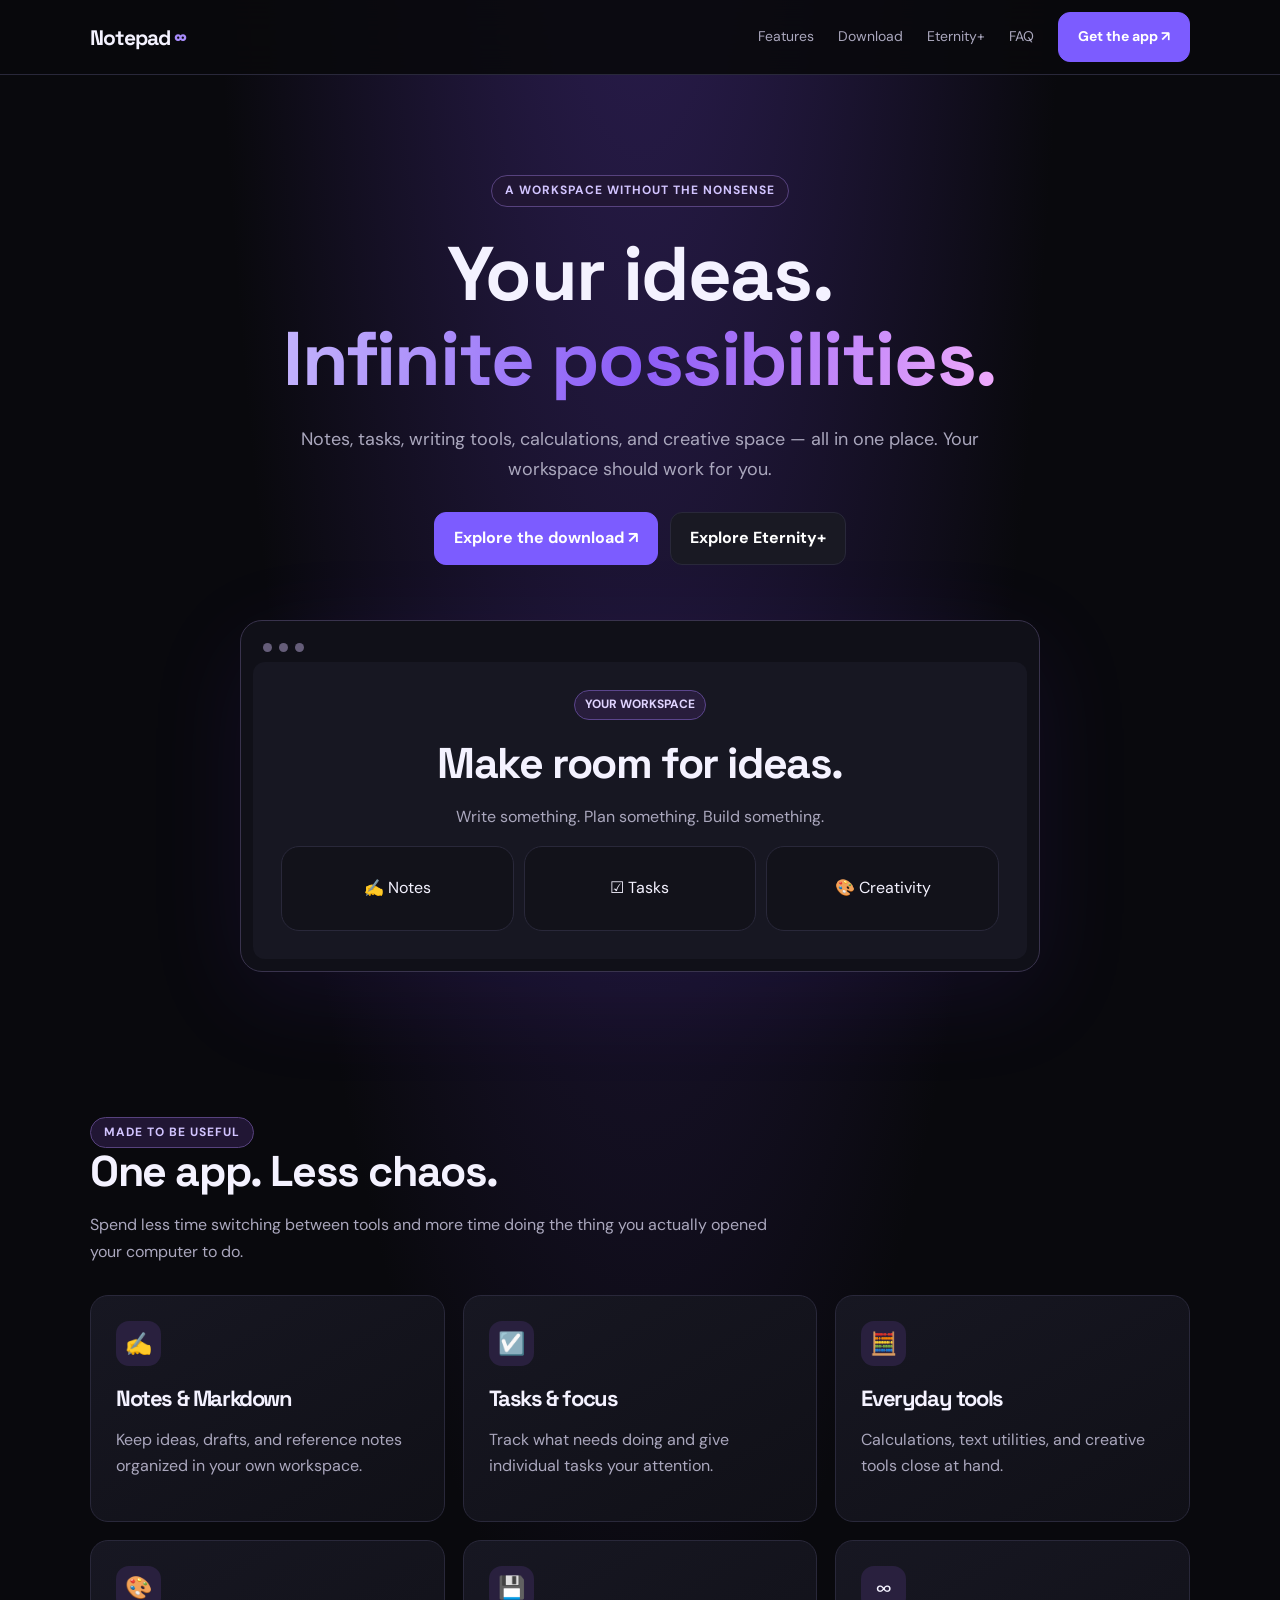
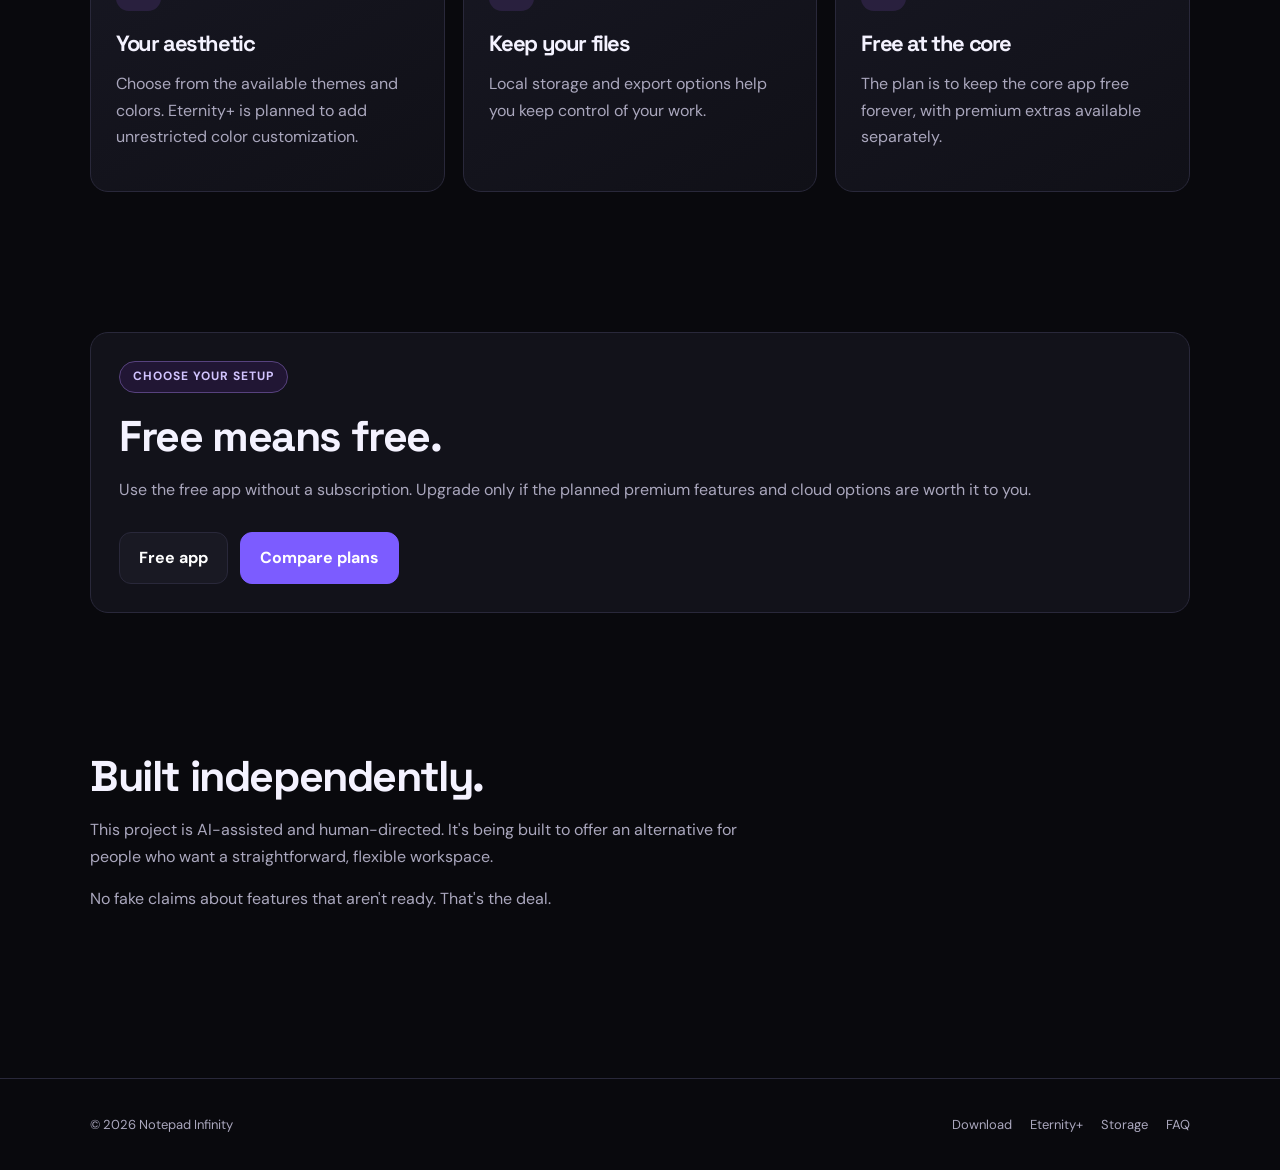
<file: index.html>
<!DOCTYPE html>
<html lang="en">
<head>
  <meta charset="UTF-8">
  <meta name="viewport" content="width=device-width, initial-scale=1">
  <meta name="theme-color" content="#09090d">
  <meta name="description" content="Notepad Infinity — a flexible workspace for notes, tasks, writing, and creativity.">
  <title>Notepad Infinity — Your space. Your rules.</title>
  <link rel="stylesheet" href="style.css">
  <script src="script.js" defer></script>
</head>
<body>
<header>
  <nav class="nav wrap">
    <a class="logo" href="index.html">Notepad <span>∞</span></a>
    <button class="menu" aria-expanded="false" aria-label="Toggle navigation">☰</button>
    <div class="navlinks">
      <a href="#features">Features</a>
      <a href="download.html">Download</a>
      <a href="eternity.html">Eternity+</a>
      <a href="faq.html">FAQ</a>
      <a class="btn primary" href="download.html">Get the app ↗</a>
    </div>
  </nav>
</header>

<main>
  <section class="hero wrap">
    <span class="eyebrow">A workspace without the nonsense</span>
    <h1>Your ideas.<br><span class="gradient">Infinite possibilities.</span></h1>
    <p class="lead">
      Notes, tasks, writing tools, calculations, and creative space —
      all in one place. Your workspace should work for you.
    </p>
    <div class="actions">
      <a class="btn primary" href="download.html">Explore the download ↗</a>
      <a class="btn" href="eternity.html">Explore Eternity+</a>
    </div>

    <div class="preview">
      <div class="preview-top">
        <span class="dot"></span><span class="dot"></span><span class="dot"></span>
      </div>
      <div class="preview-content">
        <span class="tag">YOUR WORKSPACE</span>
        <h2 style="margin-top:20px">Make room for ideas.</h2>
        <p>Write something. Plan something. Build something.</p>
        <div class="grid" style="grid-template-columns:repeat(3,minmax(0,1fr));gap:10px">
          <div class="callout">✍️ Notes</div>
          <div class="callout">☑ Tasks</div>
          <div class="callout">🎨 Creativity</div>
        </div>
      </div>
    </div>
  </section>

  <section class="section wrap" id="features">
    <div class="section-head">
      <span class="eyebrow">Made to be useful</span>
      <h2>One app. Less chaos.</h2>
      <p>Spend less time switching between tools and more time doing the thing you actually opened your computer to do.</p>
    </div>

    <div class="grid">
      <article class="card">
        <div class="symbol">✍️</div>
        <h3>Notes & Markdown</h3>
        <p>Keep ideas, drafts, and reference notes organized in your own workspace.</p>
      </article>
      <article class="card">
        <div class="symbol">☑️</div>
        <h3>Tasks & focus</h3>
        <p>Track what needs doing and give individual tasks your attention.</p>
      </article>
      <article class="card">
        <div class="symbol">🧮</div>
        <h3>Everyday tools</h3>
        <p>Calculations, text utilities, and creative tools close at hand.</p>
      </article>
      <article class="card">
        <div class="symbol">🎨</div>
        <h3>Your aesthetic</h3>
        <p>Choose from the available themes and colors. Eternity+ is planned to add unrestricted color customization.</p>
      </article>
      <article class="card">
        <div class="symbol">💾</div>
        <h3>Keep your files</h3>
        <p>Local storage and export options help you keep control of your work.</p>
      </article>
      <article class="card">
        <div class="symbol">∞</div>
        <h3>Free at the core</h3>
        <p>The plan is to keep the core app free forever, with premium extras available separately.</p>
      </article>
    </div>
  </section>

  <section class="section wrap">
    <div class="callout">
      <span class="eyebrow">Choose your setup</span>
      <h2 style="margin-top:20px">Free means free.</h2>
      <p class="muted">Use the free app without a subscription. Upgrade only if the planned premium features and cloud options are worth it to you.</p>
      <div class="actions" style="justify-content:flex-start">
        <a class="btn" href="download.html">Free app</a>
        <a class="btn primary" href="eternity.html">Compare plans</a>
      </div>
    </div>
  </section>

  <section class="section wrap">
    <div class="section-head">
      <h2>Built independently.</h2>
      <p>This project is AI-assisted and human-directed. It's being built to offer an alternative for people who want a straightforward, flexible workspace.</p>
      <p class="muted">No fake claims about features that aren't ready. That's the deal.</p>
    </div>
  </section>
</main>

<footer>
  <div class="wrap footer-inner">
    <span>© <span data-year></span> Notepad Infinity</span>
    <div class="footer-links">
      <a href="download.html">Download</a>
      <a href="eternity.html">Eternity+</a>
      <a href="storage.html">Storage</a>
      <a href="faq.html">FAQ</a>
    </div>
  </div>
</footer>
</body>
</html>
</file>
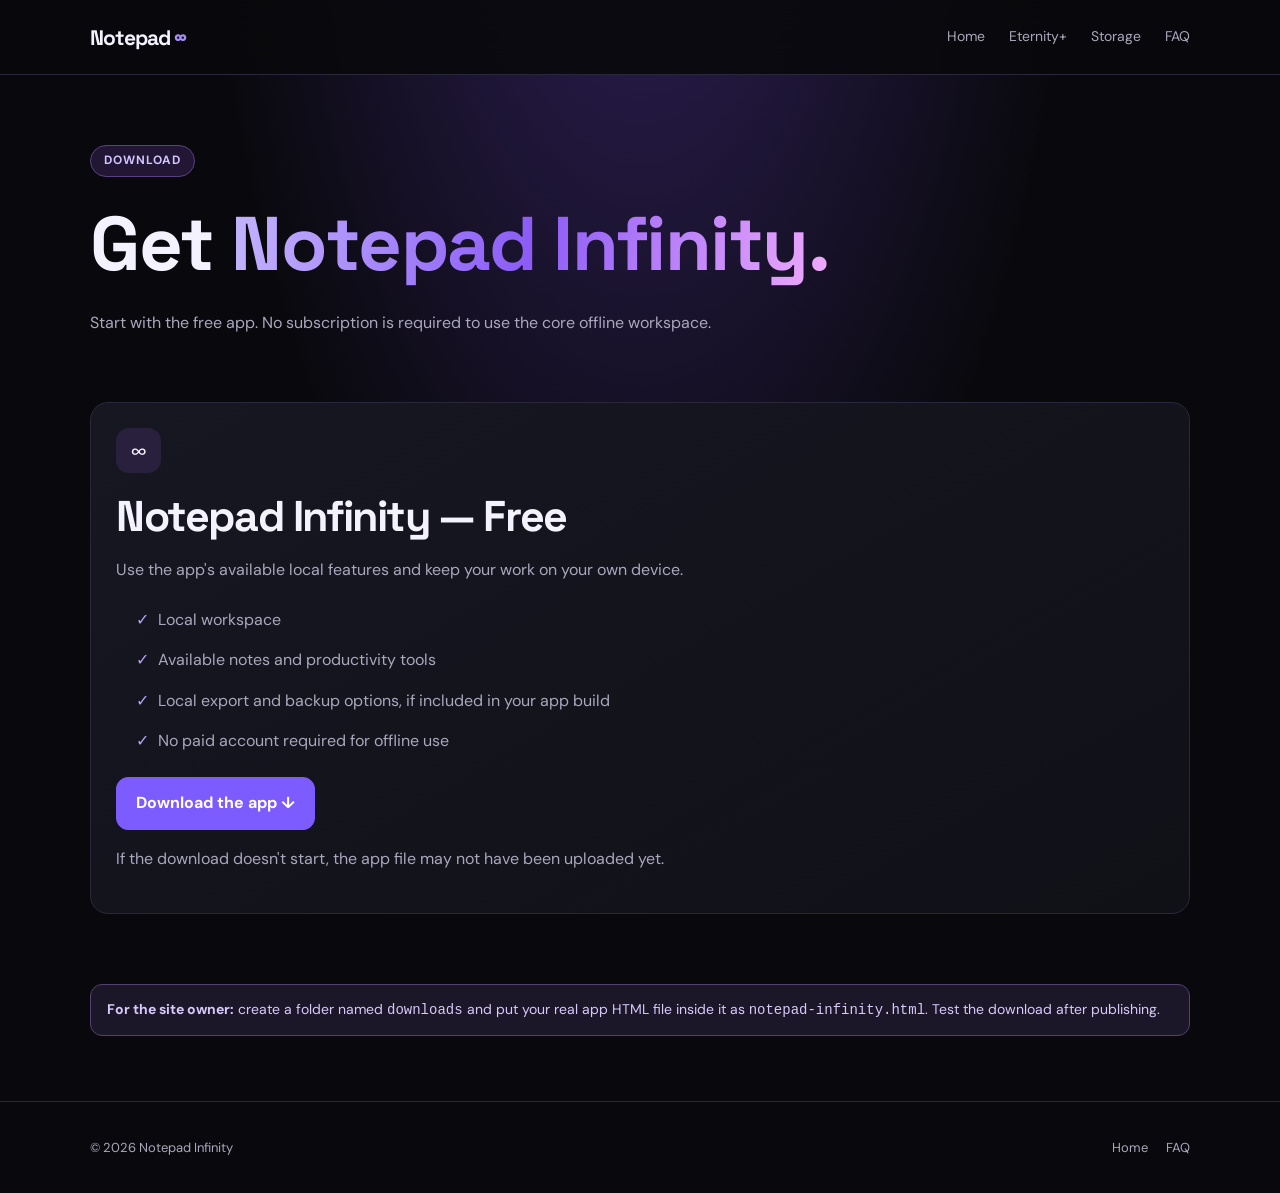
<file: download.html>
<!DOCTYPE html>
<html lang="en">
<head>
  <meta charset="UTF-8">
  <meta name="viewport" content="width=device-width, initial-scale=1">
  <title>Download — Notepad Infinity</title>
  <link rel="stylesheet" href="style.css">
  <script src="script.js" defer></script>
</head>
<body>
<header>
  <nav class="nav wrap">
    <a class="logo" href="index.html">Notepad <span>∞</span></a>
    <button class="menu" aria-expanded="false" aria-label="Toggle navigation">☰</button>
    <div class="navlinks">
      <a href="index.html">Home</a>
      <a href="eternity.html">Eternity+</a>
      <a href="storage.html">Storage</a>
      <a href="faq.html">FAQ</a>
    </div>
  </nav>
</header>

<main class="wrap">
  <section class="page-hero">
    <span class="eyebrow">Download</span>
    <h1>Get <span class="gradient">Notepad Infinity.</span></h1>
    <p>Start with the free app. No subscription is required to use the core offline workspace.</p>
  </section>

  <section class="section" style="padding-top:15px">
    <div class="card">
      <div class="symbol">∞</div>
      <h2>Notepad Infinity — Free</h2>
      <p>Use the app's available local features and keep your work on your own device.</p>
      <ul class="feature-list">
        <li>Local workspace</li>
        <li>Available notes and productivity tools</li>
        <li>Local export and backup options, if included in your app build</li>
        <li>No paid account required for offline use</li>
      </ul>

      <a class="btn primary" href="downloads/notepad-infinity.html" download data-download>
        Download the app ↓
      </a>

      <p class="muted">If the download doesn't start, the app file may not have been uploaded yet.</p>
    </div>
  </section>

  <div class="notice">
    <strong>For the site owner:</strong> create a folder named <code>downloads</code>
    and put your real app HTML file inside it as
    <code>notepad-infinity.html</code>. Test the download after publishing.
  </div>
</main>

<footer><div class="wrap footer-inner">
  <span>© <span data-year></span> Notepad Infinity</span>
  <div class="footer-links"><a href="index.html">Home</a><a href="faq.html">FAQ</a></div>
</div></footer>
</body>
</html>
</file>
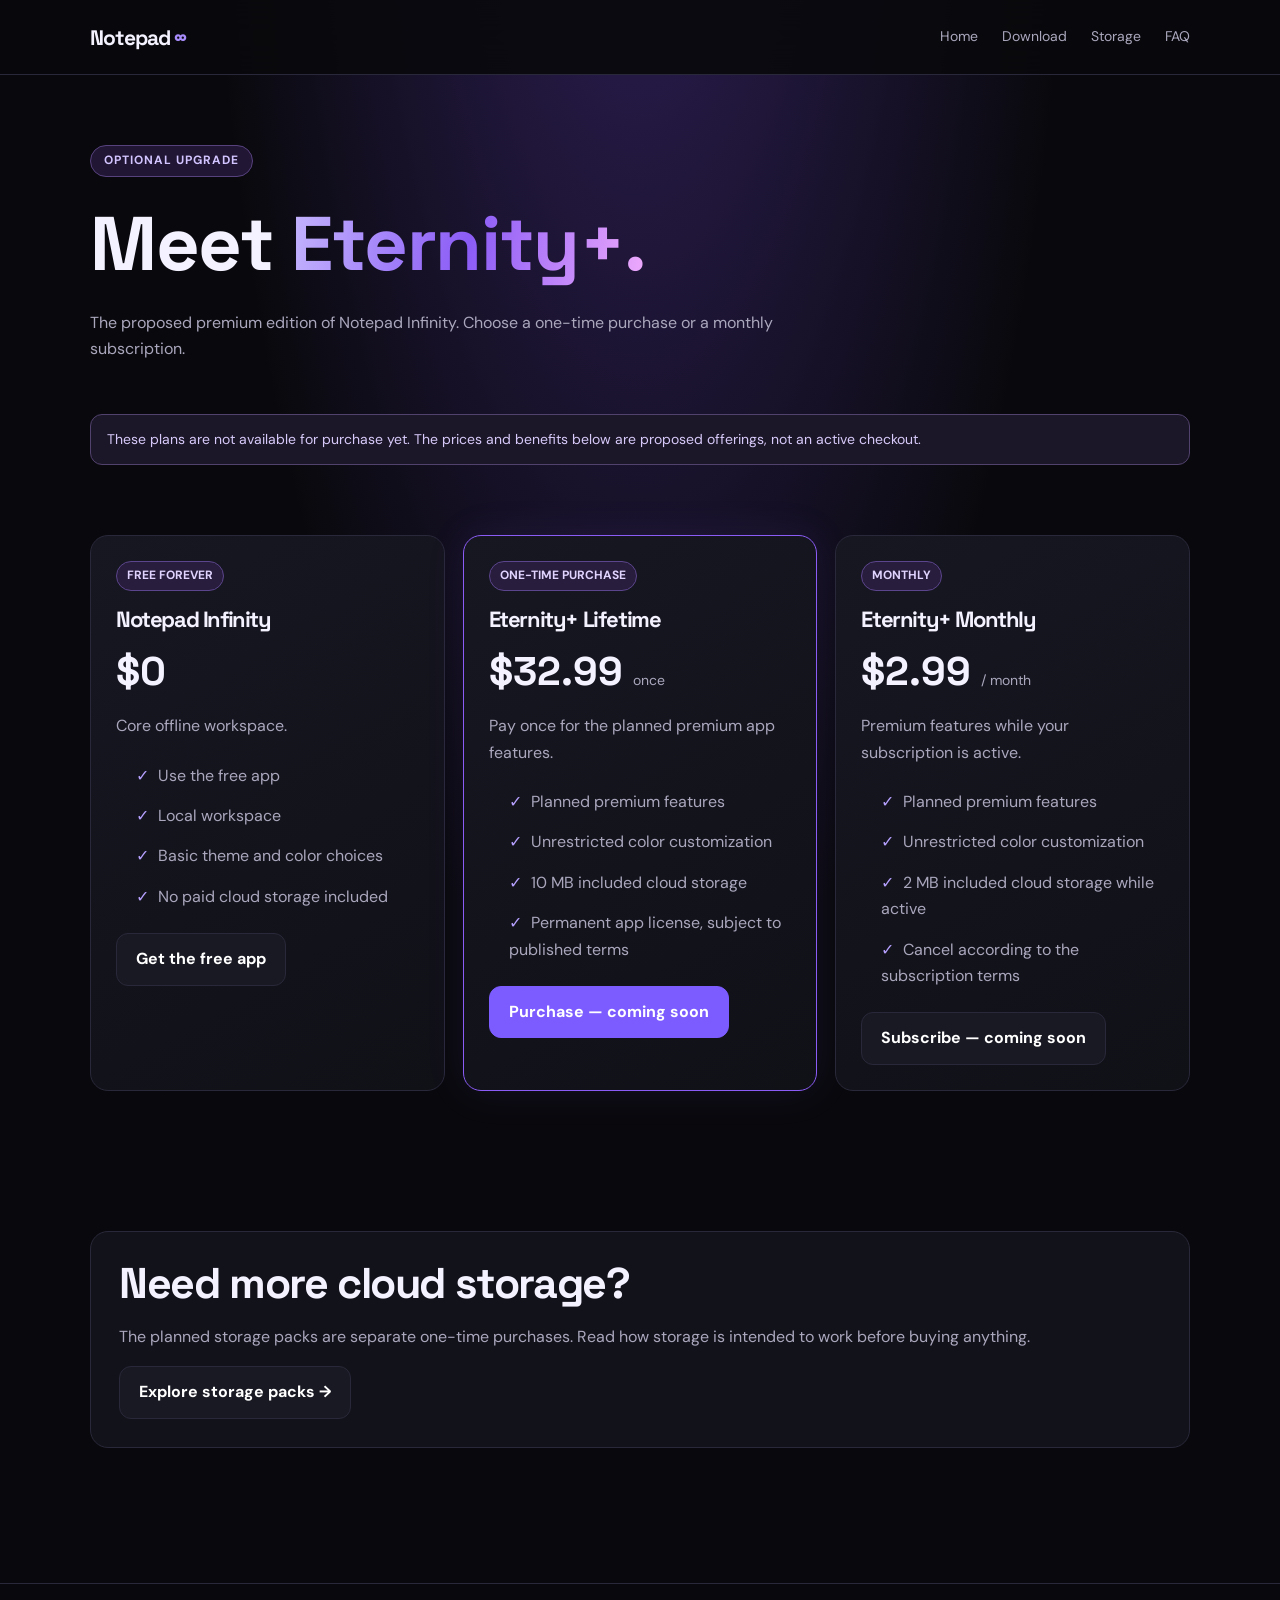
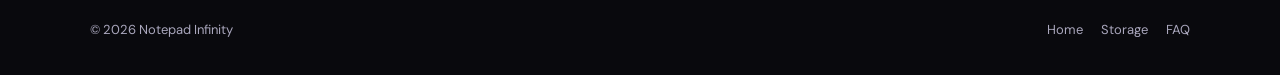
<file: eternity.html>
<!DOCTYPE html>
<html lang="en">
<head>
  <meta charset="UTF-8">
  <meta name="viewport" content="width=device-width, initial-scale=1">
  <title>Eternity+ — Notepad Infinity</title>
  <link rel="stylesheet" href="style.css">
  <script src="script.js" defer></script>
</head>
<body>
<header>
  <nav class="nav wrap">
    <a class="logo" href="index.html">Notepad <span>∞</span></a>
    <button class="menu" aria-expanded="false" aria-label="Toggle navigation">☰</button>
    <div class="navlinks">
      <a href="index.html">Home</a><a href="download.html">Download</a>
      <a href="storage.html">Storage</a><a href="faq.html">FAQ</a>
    </div>
  </nav>
</header>

<main class="wrap">
  <section class="page-hero">
    <span class="eyebrow">Optional upgrade</span>
    <h1>Meet <span class="gradient">Eternity+.</span></h1>
    <p>The proposed premium edition of Notepad Infinity. Choose a one-time purchase or a monthly subscription.</p>
  </section>

  <div class="notice">
    These plans are not available for purchase yet. The prices and benefits below are proposed offerings, not an active checkout.
  </div>

  <section class="section">
    <div class="grid">
      <article class="card">
        <span class="tag">FREE FOREVER</span>
        <h3 style="margin-top:16px">Notepad Infinity</h3>
        <div class="price">$0</div>
        <p>Core offline workspace.</p>
        <ul class="feature-list">
          <li>Use the free app</li>
          <li>Local workspace</li>
          <li>Basic theme and color choices</li>
          <li>No paid cloud storage included</li>
        </ul>
        <a class="btn" href="download.html">Get the free app</a>
      </article>

      <article class="card highlight">
        <span class="tag">ONE-TIME PURCHASE</span>
        <h3 style="margin-top:16px">Eternity+ Lifetime</h3>
        <div class="price">$32.99 <small>once</small></div>
        <p>Pay once for the planned premium app features.</p>
        <ul class="feature-list">
          <li>Planned premium features</li>
          <li>Unrestricted color customization</li>
          <li>10 MB included cloud storage</li>
          <li>Permanent app license, subject to published terms</li>
        </ul>
        <button class="btn primary" data-checkout="lifetime">Purchase — coming soon</button>
      </article>

      <article class="card">
        <span class="tag">MONTHLY</span>
        <h3 style="margin-top:16px">Eternity+ Monthly</h3>
        <div class="price">$2.99 <small>/ month</small></div>
        <p>Premium features while your subscription is active.</p>
        <ul class="feature-list">
          <li>Planned premium features</li>
          <li>Unrestricted color customization</li>
          <li>2 MB included cloud storage while active</li>
          <li>Cancel according to the subscription terms</li>
        </ul>
        <button class="btn" data-checkout="monthly">Subscribe — coming soon</button>
      </article>
    </div>
  </section>

  <section class="section">
    <div class="callout">
      <h2>Need more cloud storage?</h2>
      <p class="muted">The planned storage packs are separate one-time purchases. Read how storage is intended to work before buying anything.</p>
      <a class="btn" href="storage.html">Explore storage packs →</a>
    </div>
  </section>
</main>

<footer><div class="wrap footer-inner">
  <span>© <span data-year></span> Notepad Infinity</span>
  <div class="footer-links"><a href="index.html">Home</a><a href="storage.html">Storage</a><a href="faq.html">FAQ</a></div>
</div></footer>
</body>
</html>
</file>
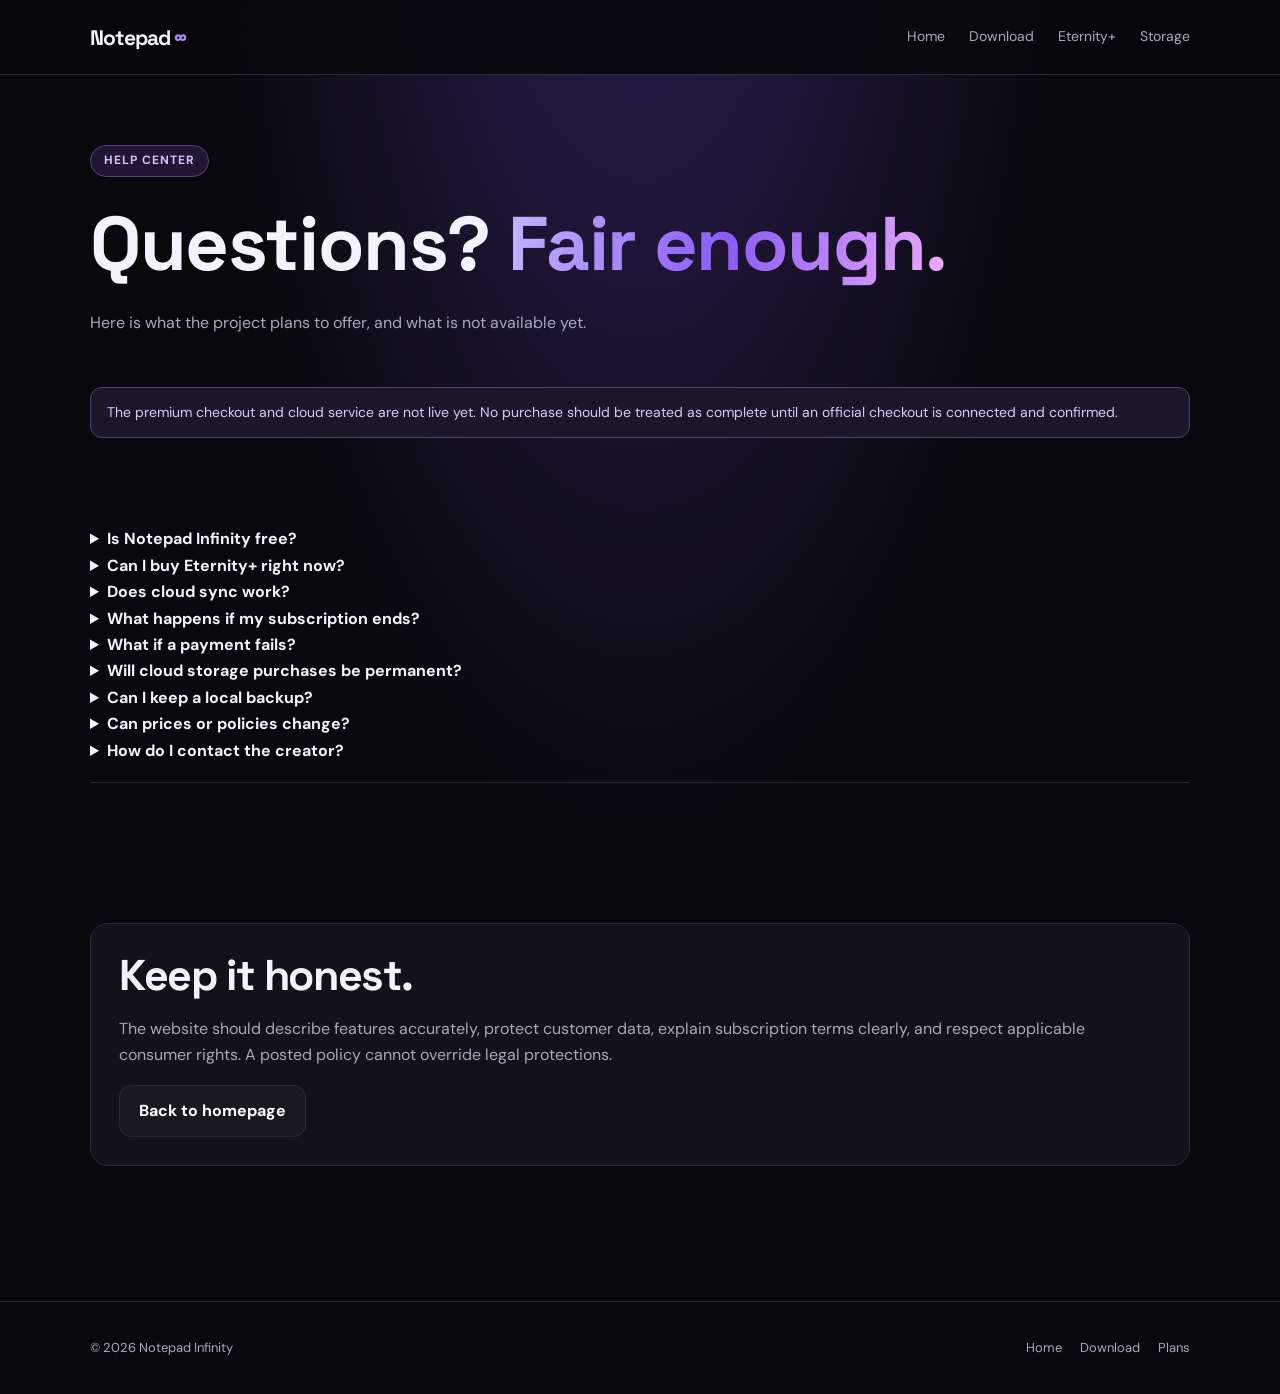
<file: faq.html>
<!DOCTYPE html>
<html lang="en">
<head>
  <meta charset="UTF-8">
  <meta name="viewport" content="width=device-width, initial-scale=1">
  <title>FAQ & Policies — Notepad Infinity</title>
  <link rel="stylesheet" href="style.css">
  <script src="script.js" defer></script>
</head>
<body>
<header>
  <nav class="nav wrap">
    <a class="logo" href="index.html">Notepad <span>∞</span></a>
    <button class="menu" aria-expanded="false" aria-label="Toggle navigation">☰</button>
    <div class="navlinks">
      <a href="index.html">Home</a><a href="download.html">Download</a>
      <a href="eternity.html">Eternity+</a><a href="storage.html">Storage</a>
    </div>
  </nav>
</header>

<main class="wrap">
  <section class="page-hero">
    <span class="eyebrow">Help center</span>
    <h1>Questions? <span class="gradient">Fair enough.</span></h1>
    <p>Here is what the project plans to offer, and what is not available yet.</p>
  </section>

  <div class="notice">
    The premium checkout and cloud service are not live yet. No purchase should be treated as complete until an official checkout is connected and confirmed.
  </div>

  <section class="section">
    <div class="faq">
      <details>
        <summary>Is Notepad Infinity free?</summary>
        <p>The plan is to keep the core offline app free forever. Eternity+ is intended to offer optional premium features.</p>
      </details>
      <details>
        <summary>Can I buy Eternity+ right now?</summary>
        <p>Not through this version of the site. The pricing pages are prepared, but real payment processing still needs to be connected and tested.</p>
      </details>
      <details>
        <summary>Does cloud sync work?</summary>
        <p>Not yet. Cloud storage requires a backend, secure authentication, a database or file store, account management, and server-side storage limits. The website alone cannot provide those services.</p>
      </details>
      <details>
        <summary>What happens if my subscription ends?</summary>
        <p>The proposed policy is a three-day grace period, followed by suspension of subscription-only cloud access. A separate retention period and export warnings must be implemented and disclosed before launch. Local app use should remain available.</p>
      </details>
      <details>
        <summary>What if a payment fails?</summary>
        <p>The proposed policy allows seven days to recover a failed subscription payment before subscription-only cloud access is suspended. The final payment terms must explain what happens next.</p>
      </details>
      <details>
        <summary>Will cloud storage purchases be permanent?</summary>
        <p>The intended model is for storage add-ons to be one-time capacity purchases. They still require a working cloud service and clear terms before they can be sold.</p>
      </details>
      <details>
        <summary>Can I keep a local backup?</summary>
        <p>The app's actual export and backup features depend on the app build you publish. Test restoring a backup before promising that a particular backup format works.</p>
      </details>
      <details>
        <summary>Can prices or policies change?</summary>
        <p>They may change before launch. Publish final pricing, subscription renewal and cancellation rules, privacy details, and cloud retention terms before accepting payments.</p>
      </details>
      <details>
        <summary>How do I contact the creator?</summary>
        <p>A public contact email has not been configured on this template. Add an email address you control before publishing a support contact.</p>
      </details>
    </div>
  </section>

  <section class="section">
    <div class="callout">
      <h2>Keep it honest.</h2>
      <p class="muted">The website should describe features accurately, protect customer data, explain subscription terms clearly, and respect applicable consumer rights. A posted policy cannot override legal protections.</p>
      <a class="btn" href="index.html">Back to homepage</a>
    </div>
  </section>
</main>

<footer><div class="wrap footer-inner">
  <span>© <span data-year></span> Notepad Infinity</span>
  <div class="footer-links"><a href="index.html">Home</a><a href="download.html">Download</a><a href="eternity.html">Plans</a></div>
</div></footer>
</body>
</html>
</file>
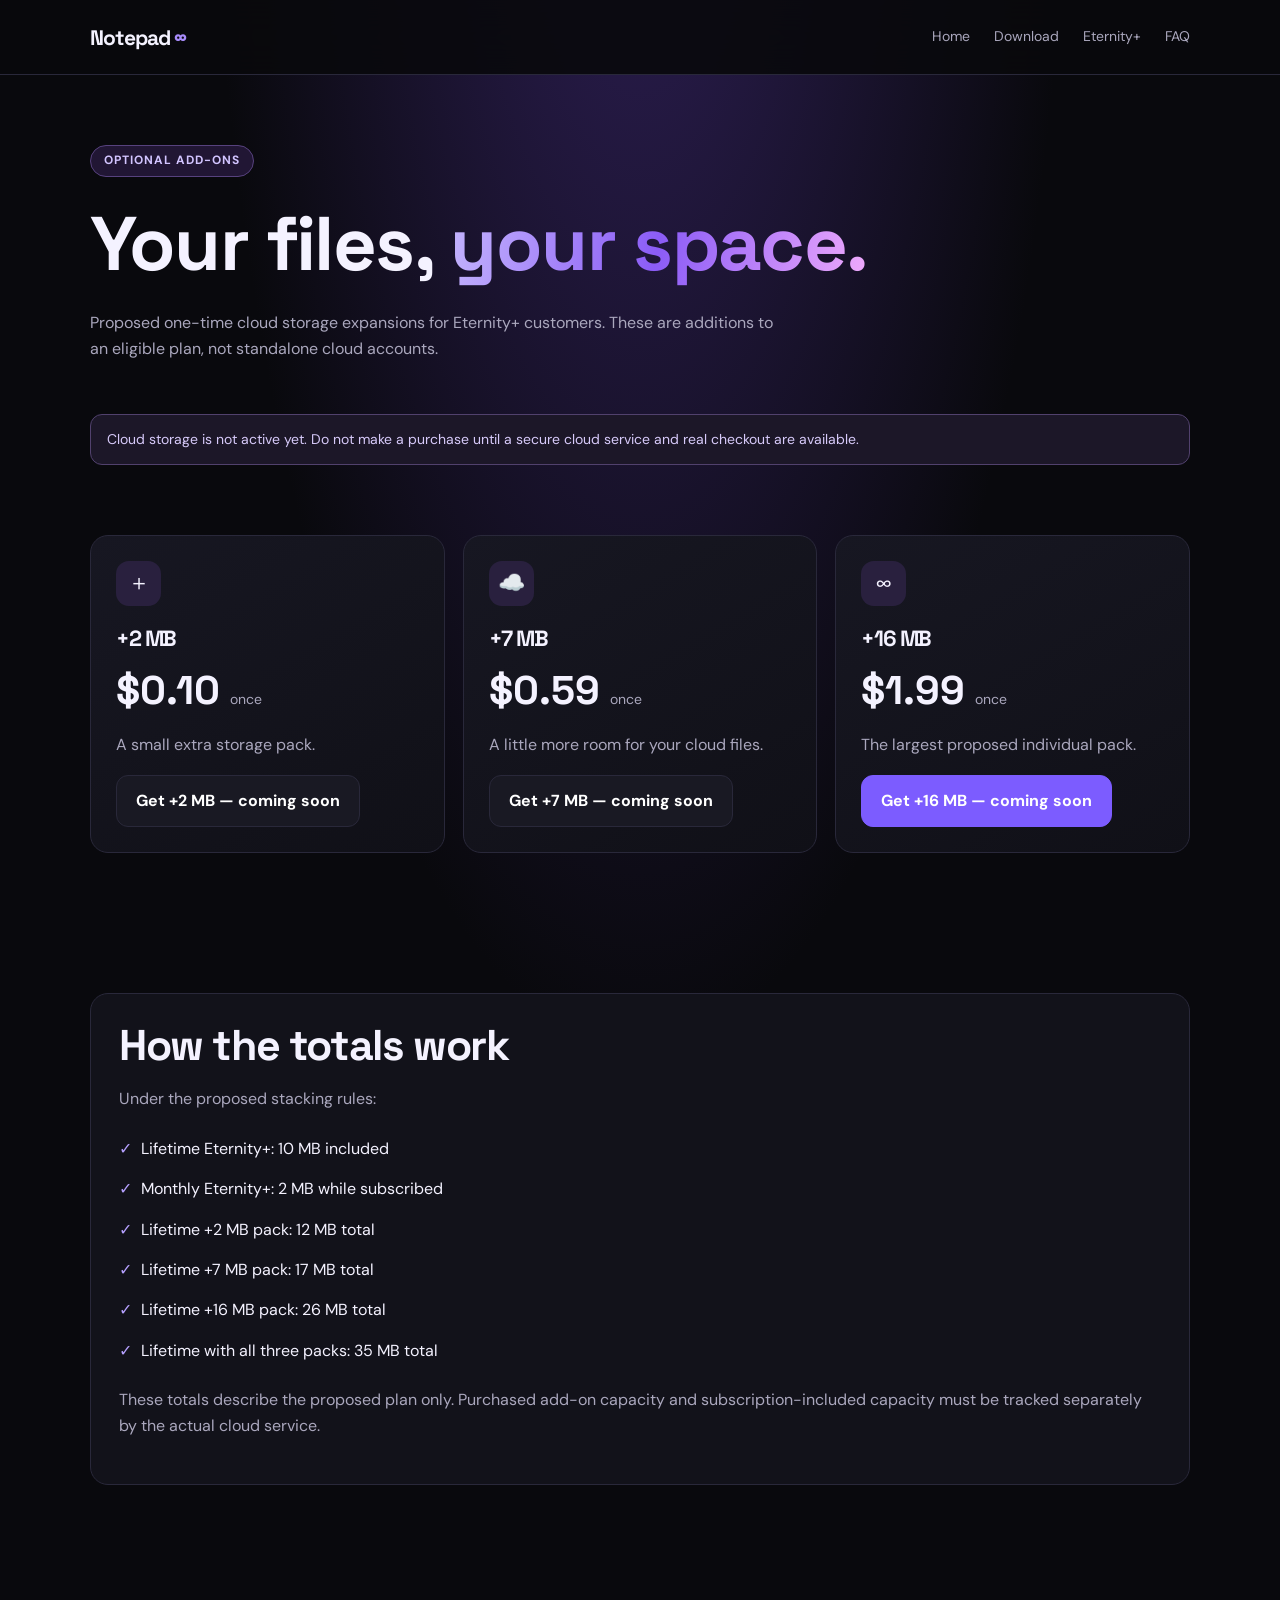
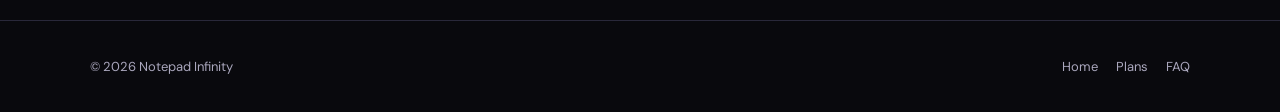
<file: storage.html>
<!DOCTYPE html>
<html lang="en">
<head>
  <meta charset="UTF-8">
  <meta name="viewport" content="width=device-width, initial-scale=1">
  <title>Cloud Storage — Notepad Infinity</title>
  <link rel="stylesheet" href="style.css">
  <script src="script.js" defer></script>
</head>
<body>
<header>
  <nav class="nav wrap">
    <a class="logo" href="index.html">Notepad <span>∞</span></a>
    <button class="menu" aria-expanded="false" aria-label="Toggle navigation">☰</button>
    <div class="navlinks">
      <a href="index.html">Home</a><a href="download.html">Download</a>
      <a href="eternity.html">Eternity+</a><a href="faq.html">FAQ</a>
    </div>
  </nav>
</header>

<main class="wrap">
  <section class="page-hero">
    <span class="eyebrow">Optional add-ons</span>
    <h1>Your files, <span class="gradient">your space.</span></h1>
    <p>Proposed one-time cloud storage expansions for Eternity+ customers. These are additions to an eligible plan, not standalone cloud accounts.</p>
  </section>

  <div class="notice">
    Cloud storage is not active yet. Do not make a purchase until a secure cloud service and real checkout are available.
  </div>

  <section class="section">
    <div class="grid">
      <article class="card">
        <div class="symbol">＋</div>
        <h3>+2 MB</h3>
        <div class="price">$0.10 <small>once</small></div>
        <p>A small extra storage pack.</p>
        <button class="btn" data-checkout="storage2">Get +2 MB — coming soon</button>
      </article>

      <article class="card">
        <div class="symbol">☁️</div>
        <h3>+7 MB</h3>
        <div class="price">$0.59 <small>once</small></div>
        <p>A little more room for your cloud files.</p>
        <button class="btn" data-checkout="storage7">Get +7 MB — coming soon</button>
      </article>

      <article class="card">
        <div class="symbol">∞</div>
        <h3>+16 MB</h3>
        <div class="price">$1.99 <small>once</small></div>
        <p>The largest proposed individual pack.</p>
        <button class="btn primary" data-checkout="storage16">Get +16 MB — coming soon</button>
      </article>
    </div>
  </section>

  <section class="section">
    <div class="callout">
      <h2>How the totals work</h2>
      <p class="muted">Under the proposed stacking rules:</p>
      <ul class="feature-list">
        <li>Lifetime Eternity+: 10 MB included</li>
        <li>Monthly Eternity+: 2 MB while subscribed</li>
        <li>Lifetime +2 MB pack: 12 MB total</li>
        <li>Lifetime +7 MB pack: 17 MB total</li>
        <li>Lifetime +16 MB pack: 26 MB total</li>
        <li>Lifetime with all three packs: 35 MB total</li>
      </ul>
      <p class="muted">These totals describe the proposed plan only. Purchased add-on capacity and subscription-included capacity must be tracked separately by the actual cloud service.</p>
    </div>
  </section>
</main>

<footer><div class="wrap footer-inner">
  <span>© <span data-year></span> Notepad Infinity</span>
  <div class="footer-links"><a href="index.html">Home</a><a href="eternity.html">Plans</a><a href="faq.html">FAQ</a></div>
</div></footer>
</body>
</html>
</file>
<file: style.css>
@import url('https://fonts.googleapis.com/css2?family=DM+Sans:wght@400;500;600;700;800&family=Space+Grotesk:wght@400;500;600;700&display=swap');

:root {
  --bg: #09090d;
  --panel: #12121a;
  --panel2: #191923;
  --text: #f4f2ff;
  --muted: #aaa7bd;
  --accent: #a78bfa;
  --accent2: #7c5cff;
  --border: #29283a;
  --radius: 18px;
}

* { box-sizing: border-box; }

html { scroll-behavior: smooth; }

body {
  margin: 0;
  background:
    radial-gradient(ellipse at 50% -20%, #30205a 0, transparent 48%),
    var(--bg);
  color: var(--text);
  font-family: 'DM Sans', sans-serif;
  line-height: 1.65;
}

a { color: inherit; text-decoration: none; }
button, a { -webkit-tap-highlight-color: transparent; }
button, input { font: inherit; }

.wrap { width: min(1100px, 92%); margin: auto; }

header {
  position: sticky;
  top: 0;
  z-index: 20;
  background: #09090de8;
  border-bottom: 1px solid var(--border);
  backdrop-filter: blur(18px);
}

.nav {
  min-height: 74px;
  display: flex;
  align-items: center;
  justify-content: space-between;
  gap: 20px;
}

.logo {
  font: 700 21px 'Space Grotesk', sans-serif;
  letter-spacing: -1px;
}
.logo span { color: var(--accent); }

.navlinks {
  display: flex;
  align-items: center;
  gap: 24px;
  color: var(--muted);
  font-size: 14px;
}

.navlinks a:hover, footer a:hover { color: white; }

.menu {
  display: none;
  background: var(--panel2);
  color: white;
  border: 1px solid var(--border);
  padding: 8px 12px;
  border-radius: 10px;
}

.hero {
  text-align: center;
  padding: 100px 0 75px;
}

.eyebrow {
  display: inline-block;
  color: #d2c4ff;
  border: 1px solid #57427e;
  background: #211634;
  border-radius: 999px;
  padding: 5px 13px;
  font-size: 12px;
  font-weight: 700;
  letter-spacing: 1px;
  text-transform: uppercase;
}

h1, h2, h3 {
  font-family: 'Space Grotesk', sans-serif;
  line-height: 1.12;
  letter-spacing: -1.4px;
}

h1 { font-size: clamp(42px, 7vw, 76px); margin: 24px 0; }
h2 { font-size: clamp(30px, 4vw, 43px); margin: 0 0 15px; }
h3 { font-size: 22px; margin: 0 0 10px; }

.gradient {
  background: linear-gradient(100deg, #c4b5fd, #8b5cf6, #f0abfc);
  background-clip: text;
  -webkit-background-clip: text;
  color: transparent;
}

.lead {
  max-width: 690px;
  margin: 0 auto 28px;
  font-size: 18px;
  color: var(--muted);
}

.actions {
  display: flex;
  flex-wrap: wrap;
  justify-content: center;
  gap: 12px;
  margin-top: 28px;
}

.btn {
  display: inline-flex;
  align-items: center;
  justify-content: center;
  gap: 8px;
  padding: 12px 19px;
  border: 1px solid var(--border);
  border-radius: 12px;
  background: var(--panel2);
  color: white;
  font-weight: 700;
  cursor: pointer;
  transition: transform .18s, border-color .18s, background .18s;
}

.btn:hover { transform: translateY(-2px); border-color: var(--accent); }

.btn.primary {
  background: var(--accent2);
  border-color: var(--accent2);
}
.btn.primary:hover { background: #8b70ff; }

.btn:focus-visible, a:focus-visible, summary:focus-visible {
  outline: 2px solid var(--accent);
  outline-offset: 4px;
}

.section { padding: 70px 0; }
.section-head { max-width: 680px; margin-bottom: 30px; }
.section-head p, .muted { color: var(--muted); }

.grid {
  display: grid;
  grid-template-columns: repeat(3, minmax(0, 1fr));
  gap: 18px;
}

.card {
  background: linear-gradient(150deg, #171722, #101017);
  border: 1px solid var(--border);
  border-radius: var(--radius);
  padding: 25px;
  min-width: 0;
}

.card p, .card li { color: var(--muted); }
.card ul { padding-left: 20px; }

.symbol {
  width: 45px;
  height: 45px;
  display: grid;
  place-items: center;
  background: #29203e;
  border-radius: 13px;
  margin-bottom: 20px;
  font-size: 22px;
}

.preview {
  max-width: 800px;
  margin: 55px auto 0;
  padding: 12px;
  border: 1px solid #39334d;
  border-radius: 22px;
  background: #101018;
  box-shadow: 0 25px 100px #7040ff18;
}

.preview-top {
  display: flex;
  gap: 7px;
  padding: 10px;
}
.dot { width: 9px; height: 9px; border-radius: 50%; background: #655d79; }

.preview-content {
  min-height: 180px;
  padding: 28px;
  border-radius: 12px;
  background: #171722;
}

.preview-content p { color: var(--muted); }

.price {
  font: 700 40px 'Space Grotesk', sans-serif;
  margin: 15px 0;
}
.price small { font: 400 14px 'DM Sans', sans-serif; color: var(--muted); }

.feature-list {
  padding: 0;
  list-style: none;
}
.feature-list li { padding: 7px 0; }
.feature-list li::before { content: "✓"; color: #b6a1ff; margin-right: 9px; }

.tag {
  display: inline-block;
  border: 1px solid #5b458c;
  background: #281d3c;
  color: #e0d4ff;
  border-radius: 999px;
  padding: 4px 10px;
  font-size: 12px;
  font-weight: 700;
}

.highlight { border-color: #8b5cf6; box-shadow: 0 0 40px #8b5cf618; }

.callout {
  padding: 28px;
  border: 1px solid var(--border);
  border-radius: var(--radius);
  background: #12121a;
}

.page-hero { padding: 70px 0 35px; }
.page-hero p { max-width: 700px; color: var(--muted); }

.faq { border-bottom: 1px solid var(--border); padding: 18px 0; }
summary { cursor: pointer; font-weight: 700; }
details p { color: var(--muted); }

footer {
  border-top: 1px solid var(--border);
  margin-top: 65px;
  padding: 35px 0;
  color: var(--muted);
  font-size: 13px;
}
.footer-inner {
  display: flex;
  justify-content: space-between;
  flex-wrap: wrap;
  gap: 18px;
}
.footer-links { display: flex; flex-wrap: wrap; gap: 18px; }

.notice {
  padding: 13px 16px;
  border: 1px solid #51416d;
  background: #1c1728;
  border-radius: 12px;
  color: #d7cafa;
  font-size: 14px;
}

#toast {
  position: fixed;
  bottom: 22px;
  left: 50%;
  transform: translate(-50%, 20px);
  opacity: 0;
  pointer-events: none;
  z-index: 100;
  width: max-content;
  max-width: 90%;
  padding: 14px 18px;
  border: 1px solid #615083;
  border-radius: 12px;
  background: #201a2d;
  color: white;
  transition: .2s;
}
#toast.show { opacity: 1; transform: translate(-50%, 0); }

@media (max-width: 760px) {
  .menu { display: block; }
  .navlinks {
    display: none;
    position: absolute;
    top: 74px;
    left: 0;
    right: 0;
    padding: 22px 5%;
    background: #101017;
    border-bottom: 1px solid var(--border);
    flex-direction: column;
    align-items: stretch;
    gap: 16px;
  }
  .navlinks.open { display: flex; }
  .grid { grid-template-columns: 1fr; }
  .hero { padding: 70px 0 45px; }
  .section { padding: 48px 0; }
  .card { padding: 21px; }
}
</file>
